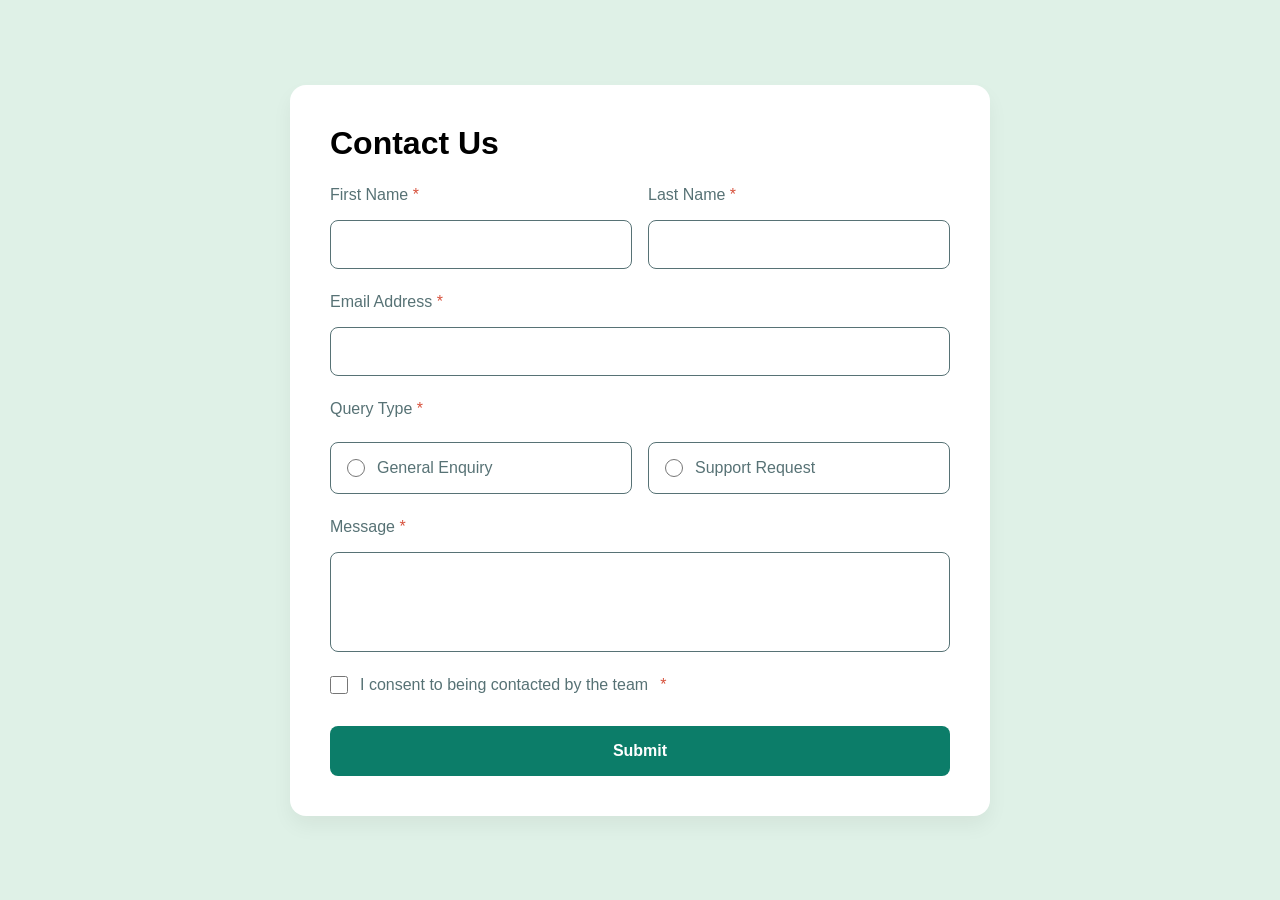
<file: Contact form/index.html>
<!doctype html>
<html lang="en">
  <head>
    <meta charset="UTF-8" />
    <meta name="viewport" content="width=device-width, initial-scale=1.0" />
    <title>Document</title>
    <link rel="stylesheet" href="style.css" />
  </head>
  <body>
    <main>
      <div>
        <h1 class="h1-text">Contact Us</h1>
      </div>

      <form id="contact-form" method="POST">
        <div class="form-container">
          <div class="form-group">
            <label for="first-name">First Name <span>*</span></label>
            <input type="text" id="first-name" name="first-name" required />
          </div>
          <div class="form-group">
            <label for="last-name">Last Name <span>*</span></label>
            <input type="text" id="last-name" name="last-name" required />
          </div>
        </div>
        <div>
          <div class="form-group">
            <label for="email">Email Address <span>*</span></label>
            <input type="email" id="email" name="email" required />
          </div>
        </div>
        <div class="query-section">
          <p>Query Type <span>*</span></p>

          <div class="radio-group">
            <label for="general-btn" class="radio-card">
              <input
                type="radio"
                id="general-btn"
                name="query-type"
                value="general"
              />
              General Enquiry
            </label>
            <label for="support-btn" class="radio-card">
              <input
                type="radio"
                id="support-btn"
                name="query-type"
                value="support"
              />
              Support Request
            </label>
          </div>
        </div>
        <div class="form-group">
          <label for="message">Message <span>*</span></label>
          <textarea id="message" name="message" required></textarea>
        </div>
        <div class="consent-group">
          <label for="consent-check">
            <input type="checkbox" id="concent-check" />I consent to being
            contacted by the team
            <span>*</span>
          </label>
        </div>
        <button type="submit" id="submit-btn">Submit</button>
      </form>
    </main>
    <script src="script.js"></script>
  </body>
</html>
</file>
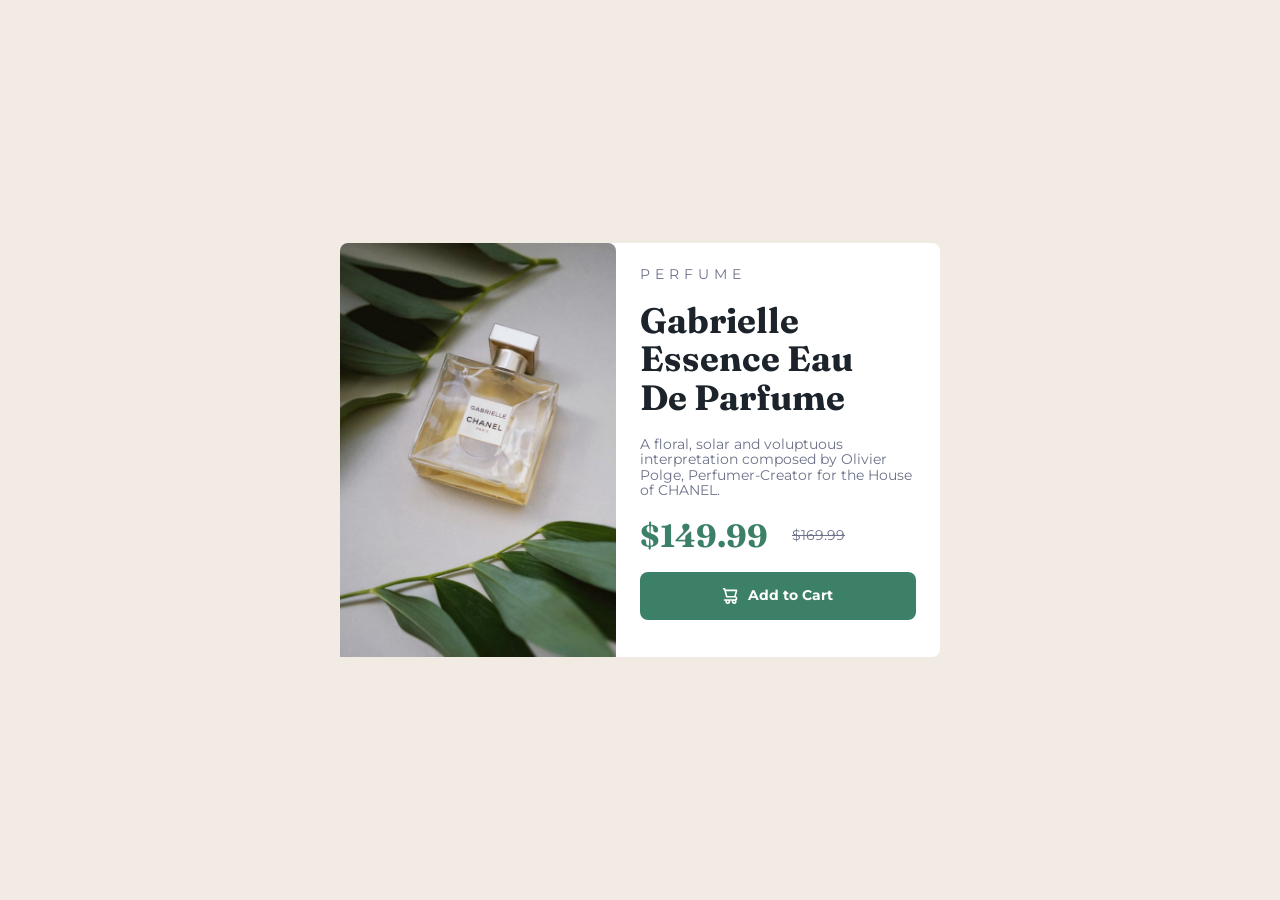
<file: Product Preview Card/index.html>
<!doctype html>
<html lang="en">
  <head>
    <meta charset="UTF-8" />
    <meta name="viewport" content="width=device-width, initial-scale=1.0" />
    <!-- displays site properly based on user's device -->
    <link rel="preconnect" href="https://fonts.googleapis.com" />
    <link rel="preconnect" href="https://fonts.gstatic.com" crossorigin />
    <link
      href="https://fonts.googleapis.com/css2?family=Montserrat:wght@400;700&display=swap"
      rel="stylesheet"
    />
    <link
      href="https://fonts.googleapis.com/css2?family=Fraunces:opsz,wght@9..144,700&display=swap"
      rel="stylesheet"
    />
    <link
      rel="icon"
      type="image/png"
      sizes="32x32"
      href="assets/icon-cart.svg"
    />
    <link rel="stylesheet" href="style.css" />
    <title>Product preview card component</title>
  </head>
  <body>
    <main>
      <article class="product">
        <picture class="product-image">
          <source
            media="(min-width: 600px)"
            srcset="assets/image-product-desktop.jpg"
          />
          <img src="assets/image-product-mobile.jpg" alt="Product Image" />
        </picture>
        <div class="product-content">
          <p class="product-category">Perfume</p>
          <h1 class="product-title">Gabrielle Essence Eau De Parfume</h1>
          <p>
            A floral, solar and voluptuous interpretation composed by Olivier
            Polge, Perfumer-Creator for the House of CHANEL.
          </p>
          <div class="price-section">
            <p class="current-price">$149.99</p>
            <del class="product-original-price">$169.99</del>
          </div>
          <button class="add-to-cart-btn">
            <img src="assets/icon-cart.svg" alt="Add to Cart Icon" />
            Add to Cart
          </button>
        </div>
      </article>
    </main>

    <!-- <div class="attribution"> -->
    <!--   Challenge by -->
    <!--   <a href="https://www.frontendmentor.io?ref=challenge" target="_blank" -->
    <!--     >Frontend Mentor</a -->
    <!--   >. Coded by <a href="#">Your Name Here</a>. -->
    <!-- </div> -->
  </body>
</html>
</file>
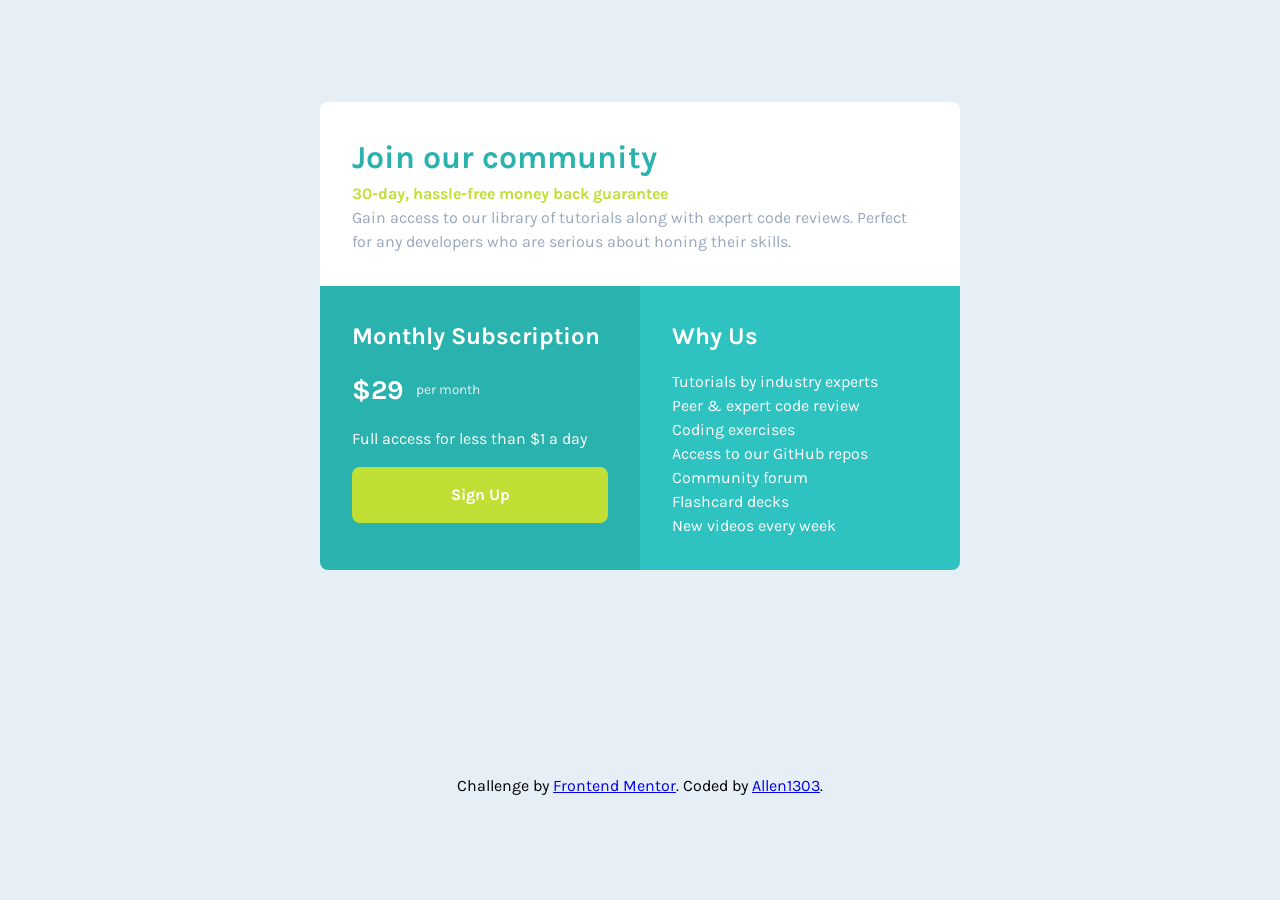
<file: Single Price Grid/index.html>
<!doctype html>
<html lang="en">
  <head>
    <meta charset="UTF-8" />
    <meta name="viewport" content="width=device-width, initial-scale=1.0" />
    <!-- displays site properly based on user's device -->

    <link
      rel="icon"
      type="image/png"
      sizes="32x32"
      href="assets/favicon-32x32.png"
    />
    <!-- Google Font -->
    <link rel="preconnect" href="https://fonts.googleapis.com" />
    <link rel="preconnect" href="https://fonts.gstatic.com" crossorigin />
    <link
      href="https://fonts.googleapis.com/css2?family=Karla:wght@400;700&display=swap"
      rel="stylesheet"
    />
    <!-- Custome CSS Styling -->
    <link rel="stylesheet" href="style.css" />
    <title>Frontend Mentor | Single Price Grid Component</title>
  </head>
  <body>
    <main class="main-container">
      <!-- Header Text section -->
      <header>
        <h1 class="header-text">Join our community</h1>
        <p class="guarantee">30-day, hassle-free money back guarantee</p>
        <p class="description-text">
          Gain access to our library of tutorials along with expert code
          reviews. Perfect for any developers who are serious about honing their
          skills.
        </p>
      </header>
      <!-- Sign-up area -->
      <section class="signup-section">
        <h2>Monthly Subscription</h2>

        <p class="pricing">&dollar;29 <span> per month</span></p>
        <p class="full-access-text">
          Full access for less than &dollar;1 a day
        </p>
        <button class="signup-btn">Sign Up</button>
      </section>
      <section class="why-us-section">
        <!-- Why Us area -->
        <h2>Why Us</h2>
        <ul>
          <li>Tutorials by industry experts</li>
          <li>Peer &amp; expert code review</li>
          <li>Coding exercises</li>
          <li>Access to our GitHub repos</li>
          <li>Community forum</li>
          <li>Flashcard decks</li>
          <li>New videos every week</li>
        </ul>
      </section>
    </main>
    <footer>
      <p class="attribution">
        Challenge by
        <a href="https://www.frontendmentor.io?ref=challenge" target="_blank"
          >Frontend Mentor</a
        >. Coded by <a href="#">Allen1303</a>.
      </p>
    </footer>
  </body>
</html>
</file>
<file: Contact form/style.css>
/* CSS Variables */
:root {
  --light-green: hsl(148, 38%, 91%);
  --main-green: hsl(169, 82%, 35%);
  --medium-green: hsl(169, 82%, 27%);
  --red: hsl(8, 66%, 54%);
  /* Neutral */
  --white-color: hsl(0, 0%, 100%);
  --medium-grey: hsl(186, 15%, 40%);
  --darker-grey: hsl(187, 24%, 22%);
  /* Body Font size*/
  --label-font-size: (16px);
  --main-font: "karla";
}
/* Global Reset */
* {
  box-sizing: border-box;
  margin: 0;
  padding: 0;
  font-family: sans-serif;
}
/* Body Styling */
body {
  display: flex;
  justify-content: center;
  align-items: center;
  min-height: 100vh;
  background-color: var(--light-green);
  padding: 1.25rem;
}
h1 {
  margin-bottom: 24px;
}
.query-section p {
  color: var(--medium-grey);
  margin-bottom: 24px;
}
label {
  color: var(--medium-grey);
}
/* Main area styling */
main {
  background-color: var(--white-color);
  padding: 2.5rem;
  border-radius: 16px;
  width: 100%;
  max-width: 43.75rem;
  box-shadow: 0 10px 20px rgba(0, 0, 0, 0.05);
}
/* form Container Styling */
.form-container {
  display: flex;
  gap: 1rem;
}
.form-container .form-group {
  flex: 1;
}
.form-group {
  display: flex;
  flex-direction: column; /* Makes elements line-up side by side */
  gap: 1rem;
  margin-bottom: 24px;
}
/* Query Section Styling */
.query-section {
  font-size: var(--label-font-size);
  margin-bottom: 12px;
  color: #2b423f;
}
.radio-group {
  display: flex;
  gap: 1rem;
  margin-bottom: 24px;
}
.radio-card {
  flex: 1;
  display: flex;
  align-items: center;
  border: 1px solid var(--medium-grey);
  padding: 1rem;
  border-radius: 8px;
  cursor: pointer;
  transition:
    background-color 0.2s,
    border-color 0.2s;
}
.radio-card input[type="radio"] {
  accent-color: var(--medium-green);
  margin-right: 12px;
  width: 18px;
  height: 18px;
}
.radio-card:has(input:checked) {
  border-color: var(--medium-green);
}
/* Input & Textarea Styling */
input[type="text"],
input[type="email"] {
  padding: 1rem;
}

input[type="text"],
input[type="email"],
textarea {
  border: 1px solid var(--medium-grey);
  border-radius: 8px;
  outline: none;
  transition: border-color 0.3s;
}
input:focus,
textarea:focus {
  border-color: var(--medium-green);
}
/* Text Area Styling */
textarea {
  height: 100px;
  resize: none;
}
.consent-group {
  margin-bottom: 2rem;
}
.consent-group label {
  display: flex;
  align-items: center;
  gap: 12px;
  cursor: pointer;
}
.consent-group input {
  accent-color: var(--medium-green);
  width: 18px;
  height: 18px;
}
/* Submit Button Styling */
button {
  background-color: var(--medium-green);
  color: var(--white-color);
  border: none;
  padding: 16px;
  width: 100%;
  border-radius: 8px;
  font-size: var(--label-font-size);
  font-weight: bold;
  cursor: pointer;
  transition: background-color 0.3s;
}
button:hover {
  background-color: var(--main-green);
  /* color: var(--medium-green); */
}
span {
  color: var(--red);
}
</file>
<file: Product Preview Card/style.css>
/* CSS Variables */
:root {
  /* Priamry Colors */
  --green-500: hsl(158, 36%, 37%);
  --green-700: hsl(158, 42%, 18%);
  /* Neutral Colors */
  --black: hsl(212, 21%, 14%);
  --grey: hsl(228, 12%, 48%);
  --cream: hsl(30, 38%, 92%);
  --white: hsl(0, 0%, 100%);

  /* Typography Fonts */
  --fs-base: 0.875rem;
  --ff-body: "Montserrat", sans-serif;
  --ff-h1: "Fraunces", serif;
  --fw-regular: 500;
  --fw-bold: 700;
}
/* 1. Use a more-intuitive box-sizing model */
*,
*::before,
*::after {
  box-sizing: border-box;
}

/* 2. Remove default margin */
*:not(dialog) {
  margin: 0;
}

/* 6. Improve media defaults */
img,
picture,
video,
canvas,
svg {
  display: block;
  max-width: 100%;
}

/* 7. Inherit fonts for form controls */
input,
button,
textarea,
select {
  font: inherit;
}

/* 8. Avoid text overflows */
p,
h1,
h2,
h3,
h4,
h5,
h6 {
  overflow-wrap: break-word;
}

/* 9. Improve line wrapping */
p {
  text-wrap: pretty;
}
h1,
h2,
h3,
h4,
h5,
h6 {
  text-wrap: balance;
}
body {
  line-height: 1.1;
  -webkit-font-smoothing: antialiased;
  font-family: var(--ff-body);
  background-color: var(--cream);
}
main {
  height: 100vh;
  max-width: 1440px;
  display: flex;
  justify-content: center;
  align-items: center;
}

/* Porduct Image styling */
.product-image img {
  border-top-left-radius: 0.5rem;
  border-top-right-radius: 0.5rem;
}
.product {
  margin: 1.5rem;
  background-color: var(--white);
  display: flex;
  flex-direction: column;
  max-width: 600px;
  /* overflow: hidden; */
  border-radius: 0.5rem;
}
.product-content {
  padding: 1.5rem;
  display: flex;
  flex-direction: column;
  gap: 1.2rem;
  font-size: var(--fs-base);
  font-family: var(--ff-body);
  color: var(--grey);
}
.product-category {
  letter-spacing: 5px;
  color: var(--grey);
  text-transform: uppercase;
}
.product-title {
  font-size: 2.2rem;
  color: var(--black);
  font-weight: var(--fw-bold);
  font-family: var(--ff-h1);
}
.product-content p {
  color: var(--grey);
}
.price-section {
  display: flex;
  align-items: center;
  gap: 1.5rem;
}
.price-section .current-price {
  color: var(--green-500);
  font-weight: var(--fw-bold);
  font-family: var(--ff-h1);
  font-size: 2rem;
}
.add-to-cart-btn {
  display: flex;
  justify-content: center;
  align-items: center;
  gap: 0.6rem;
  width: 100%;
  padding: 1rem;
  color: var(--white);
  font-weight: var(--fw-bold);
  background-color: var(--green-500);
  border-radius: 0.5rem;
  border: none;
  cursor: pointer;
}
/* Desktop Styling */
@media (min-width: 600px) {
  .product {
    flex-direction: row;
  }
  .product-image {
    flex: 1; /* takes up left half */
  }
  .product-image img {
    height: 100%; /* why: image needs to fill the card height */
    object-fit: cover; /* why: prevents image stretching */
  }
  .product-content {
    flex: 1; /* takes up right half */
  }
}
</file>
<file: Single Price Grid/style.css>
:root {
  /* Primary Colors */
  --clr-teal-500: hsl(179, 62%, 43%);
  --clr-teal-400: hsl(179, 62%, 47%);
  --clr-green-400: hsl(71, 73%, 54%);
  --clr-green-500: hsl(71, 73%, 44%);
  /* Neutral Colors */
  --clr-teal-100: hsl(204, 43%, 93%);
  --clr-gray-500: hsl(218, 22%, 67%);
  --clr-white: hsl(0, 0%, 100%);

  /* Typography */
  --ff-base: "Karla", sans-serif;
  --fw-regular: 400;
  --fw-bold: 700;
  --fs-base: 1rem;
  --fs-small: 0.85rem;
  --fs-lg: 1.7rem;

  /* Border Radius */
  --radius: 0.5rem;

  /* Spacing */
  --gap-sm: 0.75rem;
  --spacing-sm: 1rem;
  --spacing-md: 1.5rem;
  --spacing-lg: 2rem;
}
/* Custome Reset */
/* 1. Use a more-intuitive box-sizing model */
*,
*::before,
*::after {
  box-sizing: border-box;
}

/* 2. Remove default margin */
*:not(dialog) {
  margin: 0;
}

/* 3. Enable keyword animations */
@media (prefers-reduced-motion: no-preference) {
  html {
    interpolate-size: allow-keywords;
  }
}

body {
  font-family: var(--ff-base);
  /* 4. Add accessible line-height */
  line-height: 1.5;
  /* 5. Improve text rendering */
  -webkit-font-smoothing: antialiased;
  background-color: var(--clr-teal-100);
  min-height: 100vh;
  display: grid;
  place-items: center;
}

/* 6. Improve media defaults */
img,
picture,
video,
canvas,
svg {
  display: block;
  max-width: 100%;
}

/* 7. Inherit fonts for form controls */
input,
button,
textarea,
select {
  font: inherit;
}

/* 8. Avoid text overflows */
p,
h1,
h2,
h3,
h4,
h5,
h6 {
  overflow-wrap: break-word;
}

/* 9. Improve line wrapping */
p {
  text-wrap: pretty;
}
h1,
h2,
h3,
h4,
h5,
h6 {
  text-wrap: balance;
}
/*
  10. Create a root stacking context
*/
#root,
#__next {
  isolation: isolate;
}
.main-container {
  max-width: 640px;
  display: grid;
  grid-template-columns: 1fr;
  border-radius: var(--radius);
  overflow: hidden;
}
header {
  padding: var(--spacing-lg);
  background-color: var(--clr-white);
}
.header-text {
  color: var(--clr-teal-500);
}
.guarantee {
  color: var(--clr-green-400);
  font-weight: var(--fw-bold);
}
.description-text {
  color: var(--clr-gray-500);
}
/* sign-up Section Styling */
.signup-section {
  display: flex;
  flex-direction: column;
  gap: var(--spacing-sm);
  color: var(--clr-white);
  background-color: var(--clr-teal-500);
  padding: var(--spacing-lg);
}
.pricing {
  display: flex;
  align-items: center;
  gap: var(--gap-sm);
  font-weight: var(--fw-bold);
  font-size: var(--fs-lg);
}
.pricing span {
  color: var(--clr-teal-100);
  font-weight: var(--fw-regular);
  font-size: var(--fs-small);
}
.full-access-text {
  color: var(--clr-white);
}
.signup-btn {
  background-color: var(--clr-green-400);
  width: 100%;
  color: var(--clr-white);
  font-weight: var(--fw-bold);
  padding: var(--spacing-sm);
  border: none;
  border-radius: var(--radius);
}
.signup-btn:hover {
  background-color: var(--clr-green-500);
  cursor: pointer;
}
.signup-btn:focus-visible {
  outline: 3px solid black; /* Or a color that pops */
  outline-offset: 2px;
}
/* Why Us Section Styling */
.why-us-section {
  display: flex;
  flex-direction: column;
  gap: var(--spacing-sm);
  color: var(--clr-white);
  font-size: var(--fs-base);
  background-color: var(--clr-teal-400);
  padding: var(--spacing-lg);
}
.why-us-section ul {
  padding: 0;
}

.why-us-section li {
  list-style: none;
}

/* Desktop Styling */
@media screen and (min-width: 600px) {
  .main-container {
    display: grid;
    grid-template-columns: repeat(2, 1fr);
  }
  header {
    grid-column: 1 / span 2;
  }
}
</file>
